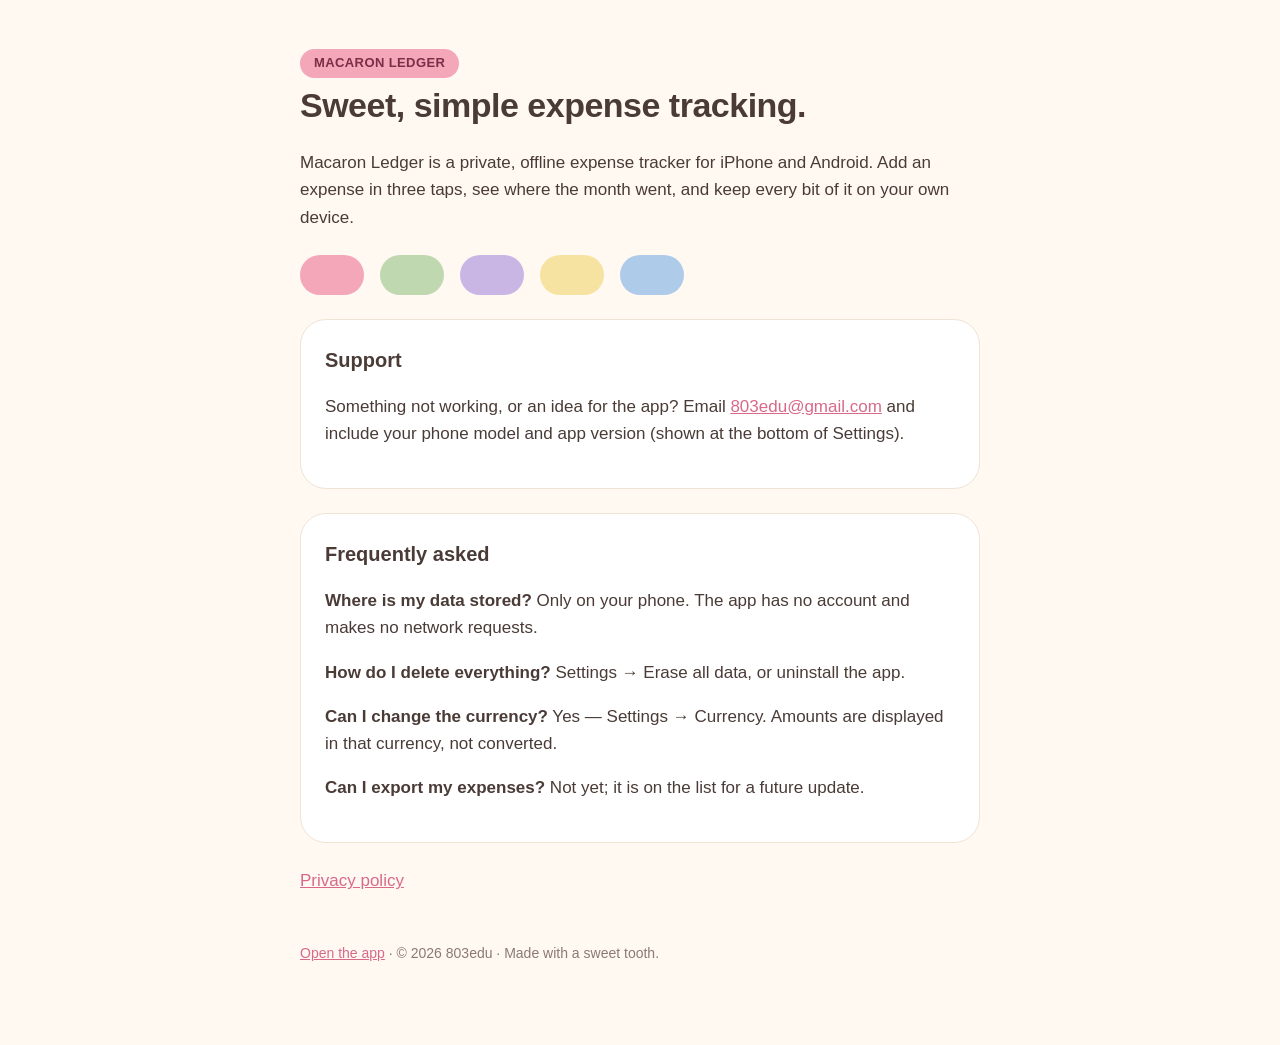
<file: about/index.html>
<!doctype html>
<html lang="en"><head><meta charset="utf-8"><meta name="viewport" content="width=device-width,initial-scale=1">
<title>Macaron Ledger</title>
<style>
body{margin:0;background:#FFF9F2;color:#4A3B36;font:17px/1.6 -apple-system,BlinkMacSystemFont,"Segoe UI",Roboto,sans-serif}
main{max-width:680px;margin:0 auto;padding:48px 20px 80px}
h1{font-size:34px;letter-spacing:-.5px;margin:0 0 8px}h2{font-size:20px;margin:32px 0 8px}
a{color:#D8698A}.pill{display:inline-block;background:#F4A7B9;color:#7A2E47;border-radius:999px;padding:4px 14px;font-size:13px;font-weight:700;letter-spacing:.4px;text-transform:uppercase}
.card{background:#fff;border:1px solid #EFE4D6;border-radius:26px;padding:24px;margin:24px 0}
.mac{display:flex;gap:16px;margin:24px 0}.mac span{width:64px;height:40px;border-radius:32px;position:relative;display:block}
.mac span::after{content:"";position:absolute;left:8%;right:8%;top:42%;height:16%;border-radius:8px}
footer{color:#8B7A72;font-size:14px;margin-top:48px}
</style></head><body><main><span class="pill">Macaron Ledger</span>
<h1>Sweet, simple expense tracking.</h1>
<p>Macaron Ledger is a private, offline expense tracker for iPhone and Android. Add an expense in three taps, see where the month went, and keep every bit of it on your own device.</p>
<div class="mac">
<span style="background:#F4A7B9"></span><span style="background:#BFD8B0"></span><span style="background:#C9B6E4"></span><span style="background:#F7E3A1"></span><span style="background:#AFCBEA"></span>
</div>
<div class="card"><h2 style="margin-top:0">Support</h2>
<p>Something not working, or an idea for the app? Email <a href="mailto:803edu@gmail.com?subject=Macaron%20Ledger">803edu@gmail.com</a> and include your phone model and app version (shown at the bottom of Settings).</p></div>
<div class="card"><h2 style="margin-top:0">Frequently asked</h2>
<p><strong>Where is my data stored?</strong> Only on your phone. The app has no account and makes no network requests.</p>
<p><strong>How do I delete everything?</strong> Settings → Erase all data, or uninstall the app.</p>
<p><strong>Can I change the currency?</strong> Yes — Settings → Currency. Amounts are displayed in that currency, not converted.</p>
<p><strong>Can I export my expenses?</strong> Not yet; it is on the list for a future update.</p></div>
<p><a href="../privacy/">Privacy policy</a></p>
<footer><a href="../">Open the app</a> · © 2026 803edu · Made with a sweet tooth.</footer></main></body></html>
</file>
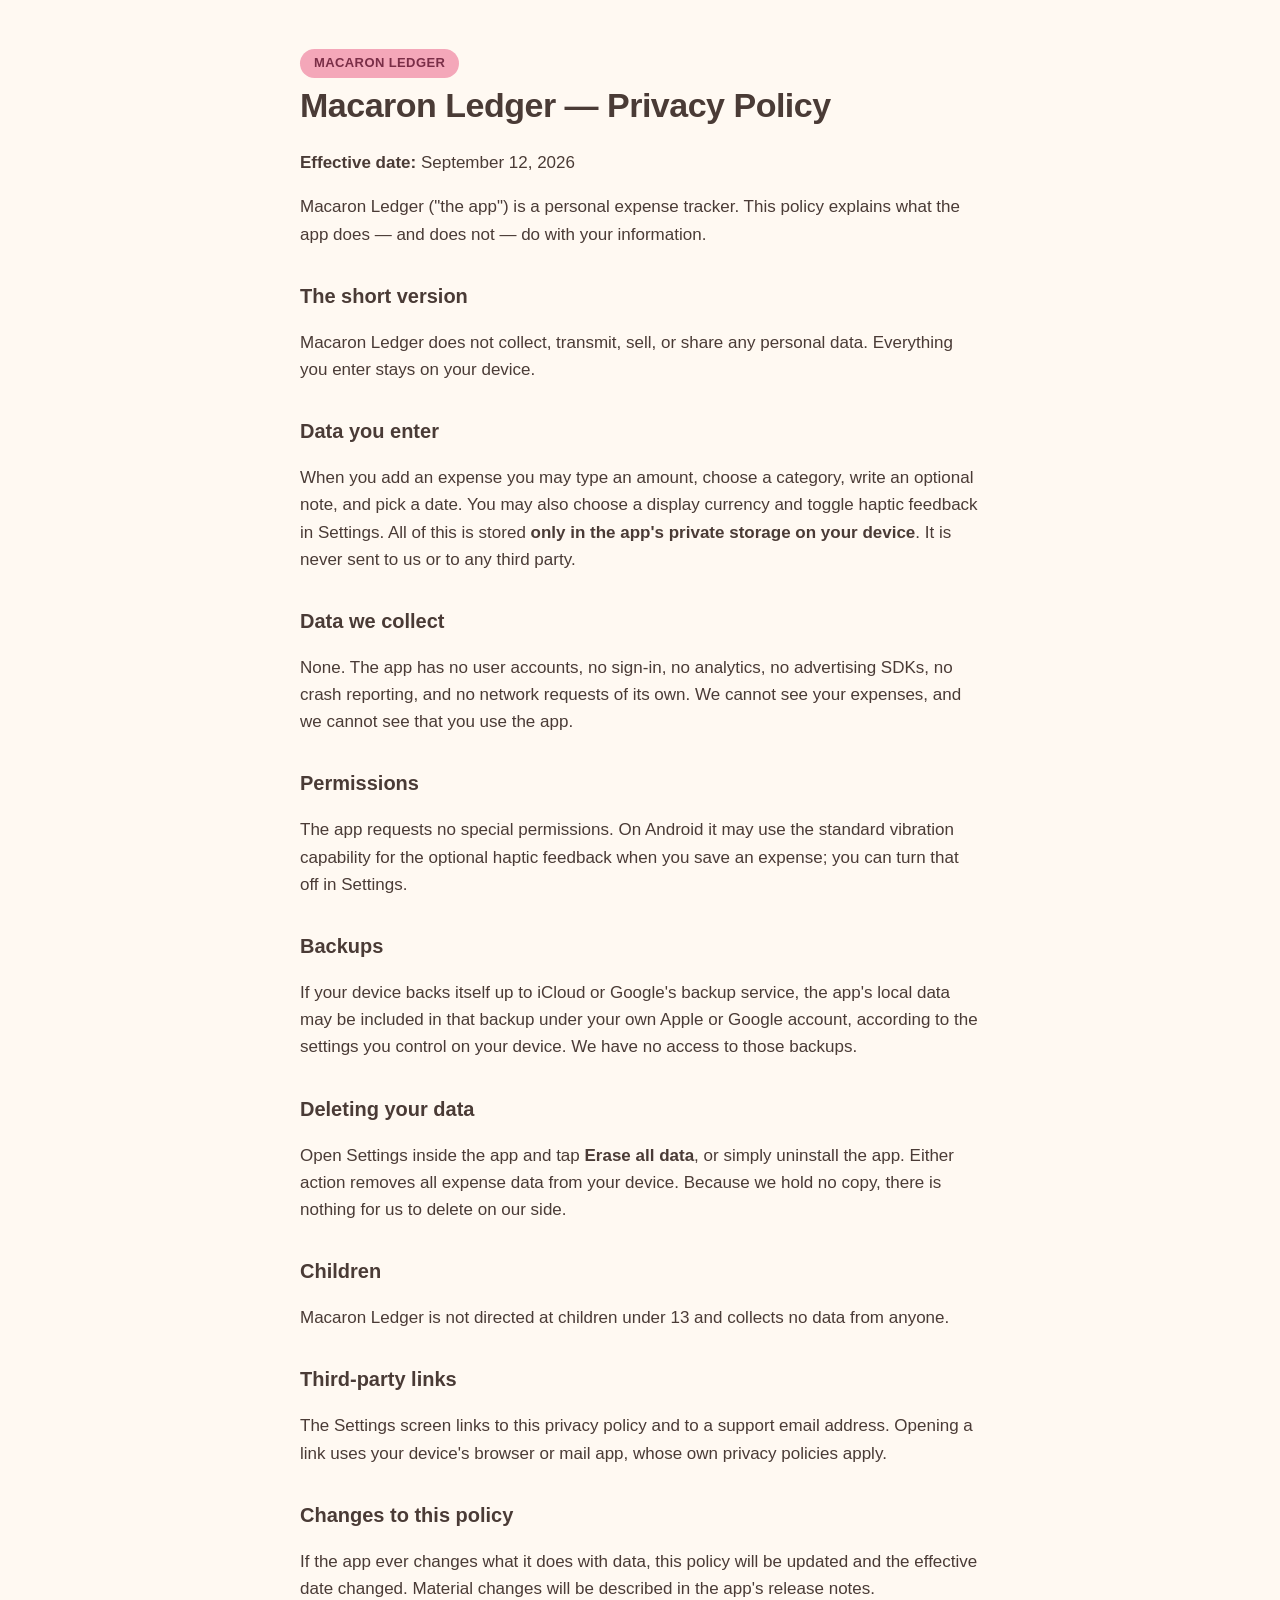
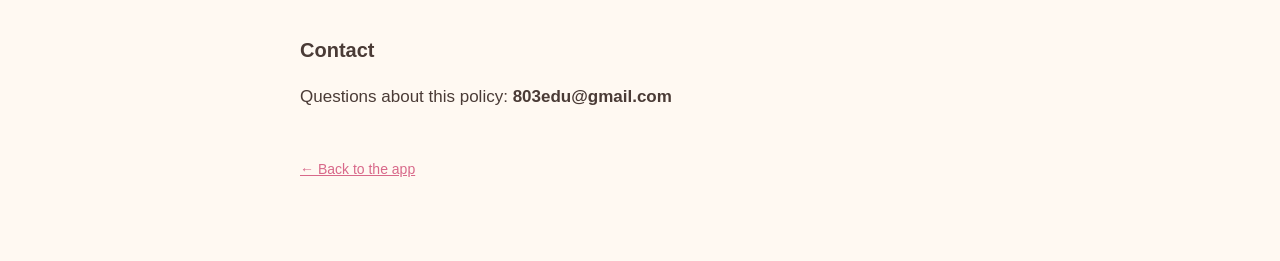
<file: privacy/index.html>
<!doctype html>
<html lang="en"><head><meta charset="utf-8"><meta name="viewport" content="width=device-width,initial-scale=1">
<title>Macaron Ledger — Privacy Policy</title>
<style>
body{margin:0;background:#FFF9F2;color:#4A3B36;font:17px/1.6 -apple-system,BlinkMacSystemFont,"Segoe UI",Roboto,sans-serif}
main{max-width:680px;margin:0 auto;padding:48px 20px 80px}
h1{font-size:34px;letter-spacing:-.5px;margin:0 0 8px}h2{font-size:20px;margin:32px 0 8px}
a{color:#D8698A}.pill{display:inline-block;background:#F4A7B9;color:#7A2E47;border-radius:999px;padding:4px 14px;font-size:13px;font-weight:700;letter-spacing:.4px;text-transform:uppercase}
.card{background:#fff;border:1px solid #EFE4D6;border-radius:26px;padding:24px;margin:24px 0}
.mac{display:flex;gap:16px;margin:24px 0}.mac span{width:64px;height:40px;border-radius:32px;position:relative;display:block}
.mac span::after{content:"";position:absolute;left:8%;right:8%;top:42%;height:16%;border-radius:8px}
footer{color:#8B7A72;font-size:14px;margin-top:48px}
</style></head><body><main><span class="pill">Macaron Ledger</span>
<h1>Macaron Ledger — Privacy Policy</h1>

<p><strong>Effective date:</strong> September 12, 2026</p>

<p>Macaron Ledger (&quot;the app&quot;) is a personal expense tracker. This policy explains what the app does — and does not — do with your information.</p>

<h2>The short version</h2>

<p>Macaron Ledger does not collect, transmit, sell, or share any personal data. Everything you enter stays on your device.</p>

<h2>Data you enter</h2>

<p>When you add an expense you may type an amount, choose a category, write an optional note, and pick a date. You may also choose a display currency and toggle haptic feedback in Settings. All of this is stored <strong>only in the app&#x27;s private storage on your device</strong>. It is never sent to us or to any third party.</p>

<h2>Data we collect</h2>

<p>None. The app has no user accounts, no sign-in, no analytics, no advertising SDKs, no crash reporting, and no network requests of its own. We cannot see your expenses, and we cannot see that you use the app.</p>

<h2>Permissions</h2>

<p>The app requests no special permissions. On Android it may use the standard vibration capability for the optional haptic feedback when you save an expense; you can turn that off in Settings.</p>

<h2>Backups</h2>

<p>If your device backs itself up to iCloud or Google&#x27;s backup service, the app&#x27;s local data may be included in that backup under your own Apple or Google account, according to the settings you control on your device. We have no access to those backups.</p>

<h2>Deleting your data</h2>

<p>Open Settings inside the app and tap <strong>Erase all data</strong>, or simply uninstall the app. Either action removes all expense data from your device. Because we hold no copy, there is nothing for us to delete on our side.</p>

<h2>Children</h2>

<p>Macaron Ledger is not directed at children under 13 and collects no data from anyone.</p>

<h2>Third-party links</h2>

<p>The Settings screen links to this privacy policy and to a support email address. Opening a link uses your device&#x27;s browser or mail app, whose own privacy policies apply.</p>

<h2>Changes to this policy</h2>

<p>If the app ever changes what it does with data, this policy will be updated and the effective date changed. Material changes will be described in the app&#x27;s release notes.</p>

<h2>Contact</h2>

<p>Questions about this policy: <strong>803edu@gmail.com</strong></p>
<footer><a href="../">← Back to the app</a></footer></main></body></html>
</file>
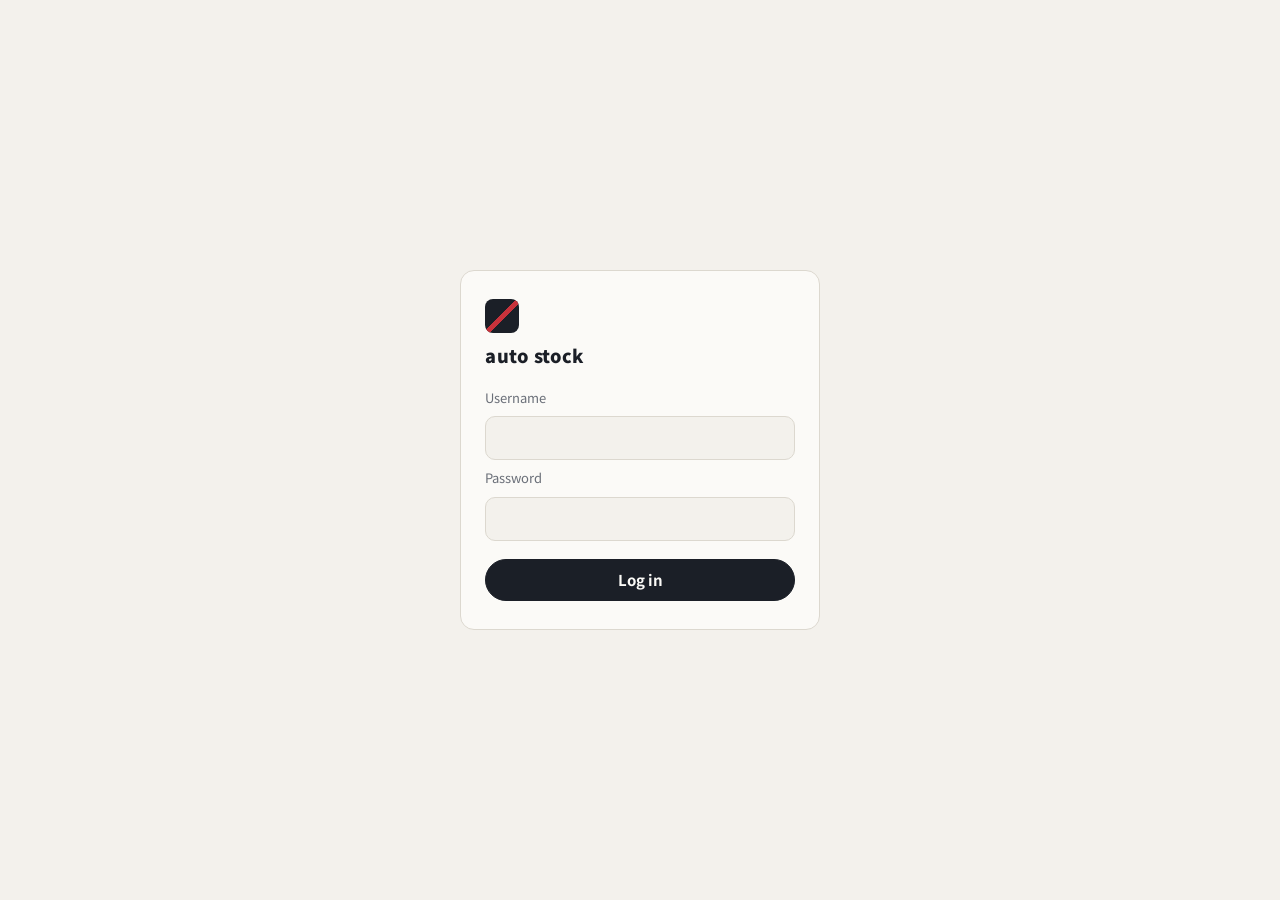
<file: stock/index.html>
<!DOCTYPE html>
<html lang="zh-Hant-TW">
<head>
<meta charset="utf-8">
<meta name="viewport" content="width=device-width, initial-scale=1, viewport-fit=cover">
<title>auto stock</title>
<meta name="description" content="每日自動更新：營收＋季線＋外資選股、PTT 恐懼貪婪指數、三大法人與融資籌碼、法說會閃避詞分析。">
<meta name="theme-color" content="#f3f1ec" media="(prefers-color-scheme: light)">
<meta name="theme-color" content="#11151c" media="(prefers-color-scheme: dark)">
<link rel="preconnect" href="https://fonts.googleapis.com">
<link rel="preconnect" href="https://fonts.gstatic.com" crossorigin>
<link rel="stylesheet" href="https://fonts.googleapis.com/css2?family=IBM+Plex+Mono:wght@400;500;600&family=Noto+Sans+TC:wght@400;500;700;900&display=swap">
<link rel="stylesheet" href="style.css">
<link rel="icon" href="data:image/svg+xml,%3Csvg xmlns='http://www.w3.org/2000/svg' viewBox='0 0 32 32'%3E%3Crect width='32' height='32' rx='7' fill='%2311151c'/%3E%3Cpath d='M5 22l6-7 5 4 9-10' stroke='%23e0484f' stroke-width='3.2' fill='none' stroke-linecap='round' stroke-linejoin='round'/%3E%3C/svg%3E">
</head>
<body>
<div id="gate" class="gate">
  <form id="gate-form" class="gate-card" autocomplete="on">
    <span class="mark" aria-hidden="true"></span>
    <h1>auto stock</h1>
    <label for="gate-user">Username</label>
    <input id="gate-user" autocapitalize="none" autocorrect="off" spellcheck="false" name="username" autocomplete="username" required>
    <label for="gate-pass">Password</label>
    <input id="gate-pass" name="password" type="password" autocomplete="current-password" required>
    <p id="gate-err" class="gate-err" hidden>Wrong username or password. Please try again.</p>
    <button class="btn primary" type="submit">Log in</button>
  </form>
</div>
<div id="pw-modal" class="modal" hidden>
  <form id="pw-form" class="gate-card" role="dialog" aria-modal="true" aria-labelledby="pw-title">
    <h2 id="pw-title">修改帳號密碼</h2>
    <label for="pw-curuser">目前帳號</label>
    <input id="pw-curuser" autocapitalize="none" autocorrect="off" spellcheck="false" autocomplete="username" required>
    <label for="pw-cur">目前密碼</label>
    <input id="pw-cur" type="password" autocomplete="current-password" required>
    <label for="pw-user">新帳號</label>
    <input id="pw-user" autocapitalize="none" autocorrect="off" spellcheck="false" autocomplete="username" required>
    <label for="pw-new">新密碼</label>
    <input id="pw-new" type="password" autocomplete="new-password" required>
    <label for="pw-new2">再輸入一次新密碼</label>
    <input id="pw-new2" type="password" autocomplete="new-password" required>
    <p id="pw-msg" class="gate-err" hidden></p>
    <div class="modal-actions">
      <button type="button" class="btn" id="pw-cancel">取消</button>
      <button type="submit" class="btn primary" id="pw-save">儲存</button>
    </div>
  </form>
</div>
<header class="top">
  <div class="wrap top-in">
    <div class="brand">
      <span class="mark" aria-hidden="true"></span>
      <div>
        <h1>auto stock</h1>
        <p class="sub" id="meta-line">載入中…</p>
      </div>
    </div>
    <nav class="tabs" role="tablist" aria-label="功能">
      <a href="#screener" role="tab" data-tab="screener">選股</a>
      <a href="#forecast" role="tab" data-tab="forecast">預測</a>
      <a href="#sentiment" role="tab" data-tab="sentiment">PTT 情緒</a>
      <a href="#chips" role="tab" data-tab="chips">籌碼</a>
      <a href="#transcript" role="tab" data-tab="transcript">法說會</a>
    </nav>
    <div class="acct">
      <button type="button" class="btn small" id="pw-open">修改密碼</button>
      <button type="button" class="btn small ghost" id="logout">登出</button>
    </div>
  </div>
</header>

<main class="wrap">
  <div id="notice" class="notice" hidden></div>

  <!-- ============ 選股 ============ -->
  <section id="tab-screener" class="tab" hidden>
    <div class="headline">
      <div>
        <h2>營收動能 × 季線 × 外資</h2>
        <p class="lede" id="scr-lede">月營收年增率連續正成長、股價站上季線（60 日均線），可再疊加外資近五日買超。</p>
      </div>
      <div class="funnel" id="scr-funnel"></div>
    </div>
    <div class="controls">
      <label class="chk"><input type="checkbox" id="f-rev" checked> 營收連 <b id="rev-n">3</b> 個月 YoY &gt; 0</label>
      <label class="chk"><input type="checkbox" id="f-ma" checked> 站上季線</label>
      <label class="chk"><input type="checkbox" id="f-fi"> 外資近五日買超</label>
      <label class="num">20 日均量 ≥ <input type="number" id="f-vol" value="0" min="0" step="100" inputmode="numeric"> 張</label>
      <input type="search" id="f-q" placeholder="搜尋代號、名稱、產業" aria-label="搜尋">
    </div>
    <div class="table-box">
      <table class="grid" id="scr-table">
        <thead></thead>
        <tbody></tbody>
      </table>
    </div>
    <p class="foot-note" id="scr-note"></p>
  </section>

  <!-- ============ 預測 ============ -->
  <section id="tab-forecast" class="tab" hidden>
    <div class="headline">
      <div>
        <h2>消息面 × 籌碼面 × 技術面</h2>
        <p class="lede" id="fc-lede">三個面向各自打分（−100 到 +100），加權成綜合分數，預測未來 5 個交易日的漲跌，並用歷史資料驗證勝率。</p>
      </div>
    </div>

    <div class="verify" id="fc-verify"></div>

    <div class="controls">
      <div class="seg" role="group" aria-label="預測篩選">
        <button type="button" class="seg-b" data-call="all" aria-pressed="true">全部</button>
        <button type="button" class="seg-b" data-call="1" aria-pressed="false">看漲</button>
        <button type="button" class="seg-b" data-call="-1" aria-pressed="false">看跌</button>
      </div>
      <input type="search" id="fc-q" placeholder="搜尋代號或名稱" aria-label="搜尋預測">
    </div>
    <div class="table-box">
      <table class="grid" id="fc-table">
        <thead><tr><th>代號</th><th>名稱</th><th class="r">收盤</th><th>消息面</th><th>籌碼面</th><th>技術面</th><th>短線反轉</th><th class="r">綜合</th><th>預測</th><th>理由</th></tr></thead>
        <tbody></tbody>
      </table>
    </div>
    <details class="method">
      <summary>怎麼算的</summary>
      <p><b>消息面</b>：最新月營收年增率、營收成長是否加速、是否連 3 個月正成長，加上 PTT 對這檔的討論情緒。月營收在次月 11 日後才計入，避免用到當時還沒公布的資料。</p>
      <p><b>籌碼面</b>：外資、投信近 5 日買賣超占成交量的比例、外資連續買賣天數、融資 5 日增減（散戶融資大增視為偏空）。</p>
      <p><b>技術面</b>：距季線遠近、20 日線與季線的多空排列、20 日漲跌幅、20 日線斜率。</p>
      <p><b>短線反轉</b>：近 5 日、20 日跌越多、RSI 越低分數越高（短線超跌可能反彈），漲越多分數越低。</p>
      <p><b>四種模型</b>事先寫好權重：原始（消息 25% + 籌碼 35% + 技術 40%）、籌碼＋消息＋短線反轉、消息＋短線反轉、純短線反轉。綜合 ≥ +20 為看漲、≤ −20 為看跌。</p>
      <p><b>公平驗證</b>：歷史資料切成前後兩半。前半段用來設計，後半段完全不拿來挑模型，只用來對答案。只有前後兩段都贏過隨機挑股的模型才會被採用；都沒有的話就用原始模型，並清楚標示「目前沒有可靠模型」。</p>
      <p><b>勝率</b>：看漲後 5 個交易日收盤比當天高算贏，看跌則是收盤比當天低算贏。一定要和「隨機挑股」的上漲比例比較，才知道有沒有比亂猜好。</p>
    </details>
  </section>

  <!-- ============ PTT 情緒 ============ -->
  <section id="tab-sentiment" class="tab" hidden>
    <div class="sent-top">
      <div class="gauge-card" id="gauge"></div>
      <div class="chart-card">
        <div class="card-h"><h3>恐懼貪婪指數走勢</h3><span class="legend"><i class="lg-idx"></i>指數 <i class="lg-tx"></i>加權指數</span></div>
        <div id="sent-chart" class="chart"></div>
      </div>
    </div>
    <div class="cols3">
      <div class="panel"><h3>貪婪詞</h3><div id="w-greed" class="words"></div></div>
      <div class="panel"><h3>恐慌詞</h3><div id="w-fear" class="words"></div></div>
      <div class="panel"><h3>熱門文章</h3><ol id="hot" class="hot"></ol></div>
    </div>
    <div class="panel">
      <h3>今日被討論的個股</h3>
      <div class="table-box"><table class="grid" id="ptt-stocks"><thead><tr><th>代號</th><th>名稱</th><th class="r">篇數</th><th class="r">推</th><th class="r">噓</th><th class="r">情緒</th><th>文章</th></tr></thead><tbody></tbody></table></div>
    </div>
    <details class="method">
      <summary>指數怎麼算</summary>
      <p>每天抓 PTT Stock 板當日所有文章與推文，用台股專屬詞庫打分：「歐印、睡飽數錢、飛向宇宙」等加貪婪分，「畢業、公園排隊、塊陶、丸子」等加恐慌分。文章本文的分數乘上推噓比權重（推多的文章算多、被噓爆的算少）。指數 = 貪婪分 ÷（貪婪分＋恐慌分）× 100，50 為中性。累積滿 20 天後，同時參考歷史百分位判斷極端值。</p>
      <p>讀法是<b>反向</b>：極度貪婪通常是短線過熱，極度恐慌反而接近恐慌底部。</p>
    </details>
  </section>

  <!-- ============ 籌碼 ============ -->
  <section id="tab-chips" class="tab" hidden>
    <div class="headline">
      <div>
        <h2>三大法人 × 融資</h2>
        <p class="lede">近十個交易日買賣超與融資餘額變化。<span class="tag red">紅</span> 融資單日暴增 ≥<b id="red-pct">20</b>% 且外資同天賣超；<span class="tag warn">橘</span> 融資異常增加（高於過去 60 日平均 2 個標準差）且外資賣超。</p>
      </div>
    </div>
    <div class="chip-layout">
      <div class="chip-list" id="chip-list"></div>
      <div class="chip-detail" id="chip-detail"></div>
    </div>
  </section>

  <!-- ============ 法說會 ============ -->
  <section id="tab-transcript" class="tab" hidden>
    <div class="headline">
      <div>
        <h2>法說會閃避詞分析</h2>
        <p class="lede">貼上同一家公司兩季的法說會逐字稿，比較閃避詞頻率、各主題回答長度，並列出分析師問了但管理層沒正面回答的問題。全部在你的瀏覽器裡計算，不會上傳。</p>
      </div>
    </div>
    <div class="tx-inputs">
      <div class="tx-col">
        <div class="tx-h"><label for="tx-prev">上一季逐字稿</label><label class="file">讀取 .txt<input type="file" accept=".txt,text/plain" data-target="tx-prev"></label></div>
        <textarea id="tx-prev" rows="10" placeholder="貼上上一季的逐字稿…"></textarea>
      </div>
      <div class="tx-col">
        <div class="tx-h"><label for="tx-cur">本季逐字稿</label><label class="file">讀取 .txt<input type="file" accept=".txt,text/plain" data-target="tx-cur"></label></div>
        <textarea id="tx-cur" rows="10" placeholder="貼上本季的逐字稿…"></textarea>
      </div>
    </div>
    <details class="method">
      <summary>調整詞庫</summary>
      <div class="lex-grid">
        <label>閃避詞（逗號分隔）<textarea id="lex-evasive" rows="3"></textarea></label>
        <label>語氣詞<textarea id="lex-tone" rows="3"></textarea></label>
        <label>主題<textarea id="lex-topic" rows="3"></textarea></label>
      </div>
    </details>
    <div class="tx-actions">
      <button id="tx-run" class="btn primary" type="button">分析</button>
      <button id="tx-sample" class="btn" type="button">載入範例</button>
      <span class="hint">問題段落判斷：以「Q／問／分析師」開頭或含問號的段落；其後到下一個問題前視為回答。</span>
    </div>
    <div id="tx-out"></div>
  </section>
</main>

<footer class="wrap foot">
  <p>資料來源：臺灣證券交易所、證券櫃檯買賣中心、公開資訊觀測站、PTT Stock 板。每個交易日晚上與早上自動更新。結果同步存到 Google 雲端硬碟。</p>
  <p>本頁為個人研究工具，不構成投資建議。</p>
</footer>

<script src="app.js"></script>
</body>
</html>
</file>
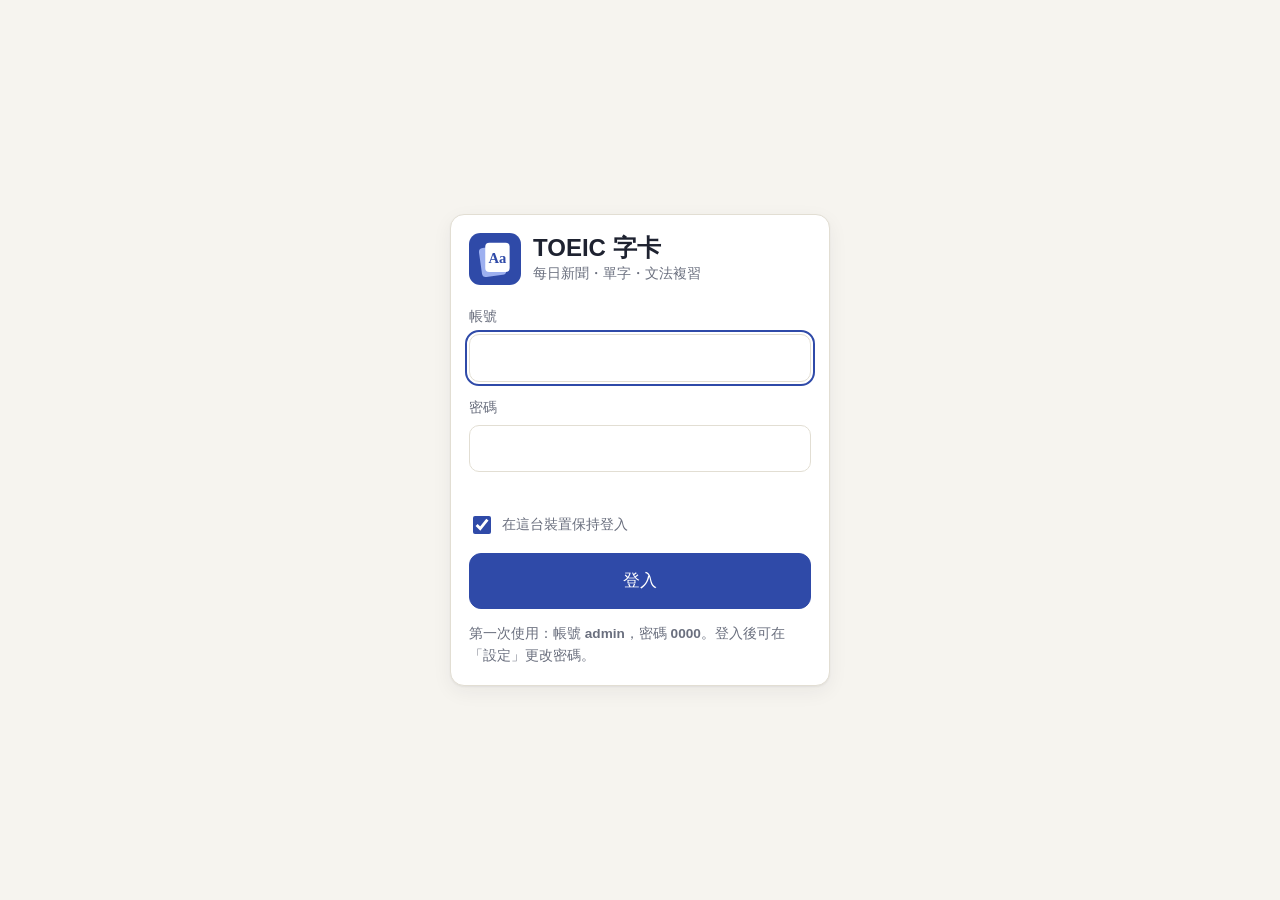
<file: words/index.html>
<!doctype html>
<html lang="zh-Hant">
<head>
  <meta charset="utf-8" />
  <meta name="viewport" content="width=device-width, initial-scale=1, viewport-fit=cover" />
  <title>TOEIC 字卡</title>
  <meta name="description" content="每日新聞閱讀、單字卡、文法與片語複習" />
  <meta name="theme-color" content="#F6F4EF" media="(prefers-color-scheme: light)" />
  <meta name="theme-color" content="#16181D" media="(prefers-color-scheme: dark)" />
  <meta name="robots" content="noindex" />
  <link rel="manifest" href="manifest.webmanifest" />
  <link rel="icon" href="icon.svg" type="image/svg+xml" />
  <link rel="apple-touch-icon" href="icon.svg" />
  <meta name="apple-mobile-web-app-capable" content="yes" />
  <meta name="apple-mobile-web-app-title" content="TOEIC 字卡" />
  <link rel="stylesheet" href="style.css?v=4" />
</head>
<body>
  <div id="app" aria-live="polite"></div>
  <div id="toast" role="status"></div>
  <noscript>這個網頁需要開啟 JavaScript。</noscript>
  <script src="app.js?v=4"></script>
</body>
</html>
</file>
<file: stock/style.css>
/* Layout: sticky ticker-style header with tabs; each tab is a dense, scan-first work surface.
   Taiwan convention: red = up / buy, green = down / sell. */
:root {
  --bg: #f3f1ec;
  --surface: #fbfaf7;
  --line: #dcd8cf;
  --line-soft: #e8e5de;
  --fg: #1b1f27;
  --muted: #6a6f78;
  --accent: #2a4fa8;      /* ink blue: links, active tab, index line */
  --accent-soft: #e2e8f6;
  --up: #c8323b;          /* 漲 / 買超 */
  --up-soft: #f8e1e2;
  --down: #17804a;        /* 跌 / 賣超 */
  --down-soft: #dcefe4;
  --warn: #b8660e;
  --warn-soft: #f7e8d6;
  --greed: #c8323b;
  --fear: #2a6fb8;
  --taiex: #8a8f98;
  --font-text: "Noto Sans TC", "PingFang TC", "Microsoft JhengHei", system-ui, sans-serif;
  --font-num: "IBM Plex Mono", ui-monospace, "SFMono-Regular", Menlo, monospace;
  --r: 10px;
  color-scheme: light;
}
@media (prefers-color-scheme: dark) {
  :root:not([data-theme="light"]) {
    --bg: #11151c; --surface: #171c25; --line: #2a313d; --line-soft: #212733;
    --fg: #e6e8ec; --muted: #9097a3; --accent: #8fb0ff; --accent-soft: #1f2a44;
    --up: #ff6b72; --up-soft: #3a1d22; --down: #43c486; --down-soft: #15322a;
    --warn: #f0a64a; --warn-soft: #3a2a14; --greed: #ff6b72; --fear: #6fa8ff; --taiex: #6b7380;
    color-scheme: dark;
  }
}
:root[data-theme="dark"] {
  --bg: #11151c; --surface: #171c25; --line: #2a313d; --line-soft: #212733;
  --fg: #e6e8ec; --muted: #9097a3; --accent: #8fb0ff; --accent-soft: #1f2a44;
  --up: #ff6b72; --up-soft: #3a1d22; --down: #43c486; --down-soft: #15322a;
  --warn: #f0a64a; --warn-soft: #3a2a14; --greed: #ff6b72; --fear: #6fa8ff; --taiex: #6b7380;
  color-scheme: dark;
}

* { box-sizing: border-box; }
[hidden] { display: none !important; }
html { -webkit-text-size-adjust: 100%; }
body {
  margin: 0; background: var(--bg); color: var(--fg);
  font: 15px/1.6 var(--font-text);
  padding-bottom: env(safe-area-inset-bottom, 0px);
}
body::before { content: ""; position: fixed; inset: 0 0 auto; height: env(safe-area-inset-top, 0px); background: var(--surface); z-index: 30; }
a { color: var(--accent); text-decoration: none; }
a:hover { text-decoration: underline; }
:focus-visible { outline: 2px solid var(--accent); outline-offset: 2px; border-radius: 4px; }
h1, h2, h3 { margin: 0; text-wrap: balance; }
.wrap { max-width: 1240px; margin: 0 auto; padding-left: max(16px, env(safe-area-inset-left, 0px)); padding-right: max(16px, env(safe-area-inset-right, 0px)); }
.num, .n { font-family: var(--font-num); font-variant-numeric: tabular-nums; }

/* ---------- header */
.top { position: sticky; top: env(safe-area-inset-top, 0px); z-index: 20; background: var(--surface); border-bottom: 1px solid var(--line); }
.top-in { display: flex; align-items: center; justify-content: space-between; gap: 12px 24px; flex-wrap: wrap; padding-block: 10px; }
.brand { display: flex; align-items: center; gap: 12px; min-width: 0; }
.mark { width: 34px; height: 34px; border-radius: 8px; flex: none; background: var(--fg);
  -webkit-mask: none; position: relative; overflow: hidden; }
.mark::after { content: ""; position: absolute; inset: 0;
  background: linear-gradient(135deg, transparent 0 46%, var(--up) 46% 56%, transparent 56%) ; }
h1 { font-size: 18px; font-weight: 900; letter-spacing: .04em; }
.sub { margin: 0; font-size: 12px; color: var(--muted); font-family: var(--font-num); }
.tabs { display: flex; gap: 4px; overflow-x: auto; scrollbar-width: none; }
.tabs a { padding: 7px 14px; border-radius: 999px; color: var(--muted); font-weight: 500; white-space: nowrap; }
.tabs a:hover { text-decoration: none; color: var(--fg); background: var(--line-soft); }
.tabs a[aria-selected="true"] { color: var(--surface); background: var(--fg); }

main { padding-block: 20px 8px; }
.tab { display: grid; gap: 18px; }
.notice { padding: 10px 14px; border-radius: var(--r); background: var(--warn-soft); color: var(--warn); font-size: 13px; margin-bottom: 14px; }

.headline { display: flex; justify-content: space-between; align-items: flex-end; gap: 16px; flex-wrap: wrap; }
.headline > div:first-child { min-width: 0; flex: 1 1 420px; }
h2 { font-size: 24px; font-weight: 900; letter-spacing: .02em; }
.lede { margin: 4px 0 0; color: var(--muted); max-width: 70ch; font-size: 14px; }
h3 { font-size: 13px; font-weight: 700; letter-spacing: .08em; color: var(--muted); }

/* ---------- funnel (選股 count) */
.funnel { display: flex; align-items: stretch; gap: 0; border: 1px solid var(--line); border-radius: var(--r); background: var(--surface); overflow: hidden; }
.funnel div { padding: 8px 14px; border-right: 1px solid var(--line-soft); min-width: 92px; }
.funnel div:last-child { border-right: 0; background: var(--accent-soft); }
.funnel b { display: block; font-family: var(--font-num); font-size: 22px; line-height: 1.2; }
.funnel span { font-size: 11px; color: var(--muted); letter-spacing: .04em; }

/* ---------- controls */
.controls { display: flex; flex-wrap: wrap; gap: 8px 10px; align-items: center; }
.chk, .controls .num { display: inline-flex; align-items: center; gap: 6px; padding: 6px 12px; border: 1px solid var(--line); border-radius: 999px; background: var(--surface); font-size: 14px; cursor: pointer; font-family: var(--font-text); }
.chk input { accent-color: var(--accent); width: 16px; height: 16px; margin: 0; }
.chk:has(input:checked) { border-color: var(--accent); background: var(--accent-soft); }
.controls .num input { width: 72px; font: inherit; font-family: var(--font-num); border: 0; border-bottom: 1px solid var(--line); background: transparent; color: var(--fg); padding: 0 2px; }
#f-q { flex: 1 1 200px; min-width: 0; font: inherit; padding: 7px 14px; border: 1px solid var(--line); border-radius: 999px; background: var(--surface); color: var(--fg); }

/* ---------- tables */
.table-box { overflow-x: auto; border: 1px solid var(--line); border-radius: var(--r); background: var(--surface); }
table.grid { width: 100%; border-collapse: collapse; font-size: 14px; }
.grid th, .grid td { padding: 8px 10px; text-align: left; white-space: nowrap; border-bottom: 1px solid var(--line-soft); }
.grid thead th { position: sticky; top: 0; background: var(--surface); font-size: 12px; font-weight: 500; color: var(--muted); letter-spacing: .04em; border-bottom: 1px solid var(--line); }
.grid th[data-k] { cursor: pointer; user-select: none; }
.grid th[data-k]:hover { color: var(--fg); }
.grid th.sorted::after { content: " ↓"; color: var(--accent); }
.grid th.sorted.asc::after { content: " ↑"; }
.grid .r { text-align: right; }
.grid td.r, .grid td.n { font-family: var(--font-num); font-variant-numeric: tabular-nums; }
.grid tbody tr:hover { background: var(--line-soft); }
.grid tbody tr:last-child td { border-bottom: 0; }
.code { font-family: var(--font-num); font-weight: 600; }
.up { color: var(--up); } .down { color: var(--down); } .mut { color: var(--muted); }
.yoys { display: inline-flex; gap: 3px; vertical-align: middle; }
.yoys i { display: inline-block; font-style: normal; font-family: var(--font-num); font-size: 12px; padding: 1px 5px; border-radius: 4px; min-width: 46px; text-align: right; }
.yoys i.p { background: var(--up-soft); color: var(--up); }
.yoys i.m { background: var(--down-soft); color: var(--down); }
.yoys i.na { color: var(--muted); background: var(--line-soft); }
.foot-note { margin: 0; font-size: 12px; color: var(--muted); }
.empty { padding: 28px; text-align: center; color: var(--muted); }

/* ---------- sentiment */
.sent-top { display: grid; grid-template-columns: minmax(0, 320px) minmax(0, 1fr); gap: 16px; }
.gauge-card, .chart-card, .panel { background: var(--surface); border: 1px solid var(--line); border-radius: var(--r); padding: 16px; min-width: 0; }
.gauge-card { display: grid; gap: 10px; align-content: start; }
.g-num { font-family: var(--font-num); font-size: 64px; font-weight: 600; line-height: 1; letter-spacing: -.02em; }
.g-scale { position: relative; height: 10px; border-radius: 999px; background: linear-gradient(90deg, var(--fear), var(--line) 50%, var(--greed)); }
.g-scale i { position: absolute; top: -5px; width: 4px; height: 20px; border-radius: 2px; background: var(--fg); transform: translateX(-2px); box-shadow: 0 0 0 2px var(--surface); }
.g-ticks { display: flex; justify-content: space-between; font-size: 11px; color: var(--muted); font-family: var(--font-num); }
.zone { display: inline-block; padding: 3px 10px; border-radius: 999px; font-size: 13px; font-weight: 700; justify-self: start; }
.zone.extreme_greed, .zone.greed { background: var(--up-soft); color: var(--up); }
.zone.extreme_fear, .zone.fear { background: var(--accent-soft); color: var(--fear); }
.zone.neutral, .zone.unknown { background: var(--line-soft); color: var(--muted); }
.g-read { margin: 0; font-size: 14px; }
.g-meta { margin: 0; font-size: 12px; color: var(--muted); font-family: var(--font-num); }
.card-h { display: flex; justify-content: space-between; align-items: baseline; gap: 10px; flex-wrap: wrap; margin-bottom: 8px; }
.legend { font-size: 12px; color: var(--muted); display: inline-flex; gap: 6px; align-items: center; }
.legend i { display: inline-block; width: 14px; height: 3px; border-radius: 2px; }
.lg-idx { background: var(--accent); } .lg-tx { background: var(--taiex); margin-left: 8px; }
.chart svg { display: block; width: 100%; height: auto; }
.chart text { fill: var(--muted); font-family: var(--font-num); font-size: 11px; }
.cols3 { display: grid; grid-template-columns: repeat(3, minmax(0, 1fr)); gap: 16px; }
.panel h3 { margin-bottom: 10px; }
.words { display: flex; flex-wrap: wrap; gap: 6px; }
.words span { padding: 3px 10px; border-radius: 999px; font-size: 14px; background: var(--line-soft); }
.words span b { font-family: var(--font-num); font-weight: 500; font-size: 12px; margin-left: 4px; color: var(--muted); }
.words.g span { background: var(--up-soft); color: var(--up); }
.words.f span { background: var(--accent-soft); color: var(--fear); }
.hot { margin: 0; padding-left: 20px; display: grid; gap: 6px; font-size: 14px; }
.hot li { min-width: 0; }
.hot a { color: var(--fg); display: block; overflow: hidden; text-overflow: ellipsis; white-space: nowrap; }
.hot .pb { font-family: var(--font-num); font-size: 12px; color: var(--muted); }
.method { background: var(--surface); border: 1px solid var(--line); border-radius: var(--r); padding: 12px 16px; font-size: 14px; }
.method summary { cursor: pointer; font-weight: 700; }
.method p { max-width: 75ch; color: var(--muted); }

/* ---------- chips */
.chip-layout { display: grid; grid-template-columns: minmax(0, 340px) minmax(0, 1fr); gap: 16px; align-items: start; }
.chip-list { display: grid; gap: 6px; max-height: 78vh; overflow-y: auto; padding-right: 2px; }
.chip-item { display: grid; grid-template-columns: 1fr auto; gap: 2px 10px; padding: 10px 12px; border: 1px solid var(--line); border-radius: var(--r); background: var(--surface); cursor: pointer; text-align: left; font: inherit; color: inherit; width: 100%; }
.chip-item:hover { border-color: var(--muted); }
.chip-item[aria-current="true"] { border-color: var(--accent); box-shadow: inset 3px 0 0 var(--accent); }
.chip-item .nm { font-weight: 700; min-width: 0; overflow: hidden; text-overflow: ellipsis; white-space: nowrap; }
.chip-item .nm .code { margin-right: 6px; }
.chip-item .meta { font-size: 12px; color: var(--muted); display: flex; gap: 8px; flex-wrap: wrap; align-items: center; }
.chip-item svg { grid-row: span 2; align-self: center; }
.tag { display: inline-block; padding: 0 7px; border-radius: 4px; font-size: 11px; font-weight: 700; line-height: 18px; }
.tag.red { background: var(--up); color: var(--surface); }
.tag.warn { background: var(--warn); color: var(--surface); }
.tag.src { background: var(--line-soft); color: var(--muted); font-weight: 500; }
.tag.streak { background: var(--up-soft); color: var(--up); }
.chip-detail { display: grid; gap: 14px; min-width: 0; }
.cd-head { display: flex; justify-content: space-between; align-items: flex-end; gap: 10px; flex-wrap: wrap; }
.cd-head h3 { font-size: 22px; color: var(--fg); letter-spacing: .02em; }
.stats { display: flex; gap: 0; border: 1px solid var(--line); border-radius: var(--r); background: var(--surface); flex-wrap: wrap; }
.stats div { padding: 8px 14px; border-right: 1px solid var(--line-soft); }
.stats div:last-child { border-right: 0; }
.stats b { display: block; font-family: var(--font-num); font-size: 18px; }
.stats span { font-size: 11px; color: var(--muted); }
tr.flag-red td { background: var(--up-soft); }
tr.flag-warn td { background: var(--warn-soft); }
.analog { background: var(--surface); border: 1px solid var(--line); border-radius: var(--r); padding: 12px 16px; display: grid; gap: 6px; }
.analog p { margin: 0; }
.analog .cases { display: flex; flex-wrap: wrap; gap: 6px; font-family: var(--font-num); font-size: 12px; }
.analog .cases span { padding: 2px 8px; border-radius: 4px; background: var(--line-soft); }

/* ---------- transcript */
.tx-inputs { display: grid; grid-template-columns: repeat(2, minmax(0, 1fr)); gap: 14px; }
.tx-col { display: grid; gap: 6px; min-width: 0; }
.tx-h { display: flex; justify-content: space-between; align-items: center; font-weight: 700; font-size: 14px; }
.file { font-weight: 500; font-size: 13px; color: var(--accent); cursor: pointer; }
.file input { display: none; }
textarea { width: 100%; font: 14px/1.6 var(--font-text); padding: 10px 12px; border: 1px solid var(--line); border-radius: var(--r); background: var(--surface); color: var(--fg); resize: vertical; }
.lex-grid { display: grid; grid-template-columns: repeat(3, minmax(0, 1fr)); gap: 12px; margin-top: 10px; }
.lex-grid label { display: grid; gap: 4px; font-size: 13px; color: var(--muted); }
.tx-actions { display: flex; gap: 10px; align-items: center; flex-wrap: wrap; }
.btn { font: inherit; font-weight: 700; padding: 8px 18px; border-radius: 999px; border: 1px solid var(--line); background: var(--surface); color: var(--fg); cursor: pointer; }
.btn:hover { border-color: var(--muted); }
.btn.primary { background: var(--fg); color: var(--surface); border-color: var(--fg); }
.hint { font-size: 12px; color: var(--muted); }
#tx-out { display: grid; gap: 14px; }
.findings { background: var(--surface); border: 1px solid var(--line); border-radius: var(--r); padding: 14px 18px; }
.findings ul { margin: 6px 0 0; padding-left: 20px; display: grid; gap: 4px; }
.sample-badge { display: inline-block; font-size: 12px; padding: 2px 8px; border-radius: 4px; background: var(--warn-soft); color: var(--warn); font-weight: 700; }
.qa { display: grid; gap: 8px; }
.qa div { background: var(--surface); border: 1px solid var(--line); border-radius: var(--r); padding: 10px 14px; font-size: 14px; }
.qa .q { font-weight: 700; }
.qa .a { color: var(--muted); margin-top: 4px; }
mark { background: var(--warn-soft); color: var(--warn); padding: 0 2px; border-radius: 3px; }

.foot { padding-block: 24px 32px; font-size: 12px; color: var(--muted); }
.foot p { margin: 2px 0; }

@media (max-width: 860px) {
  .sent-top, .chip-layout, .cols3, .tx-inputs, .lex-grid { grid-template-columns: minmax(0, 1fr); }
  .chip-list { max-height: none; display: flex; overflow-x: auto; scroll-snap-type: x mandatory; padding-bottom: 6px; }
  .chip-list .chip-item { flex: 0 0 240px; scroll-snap-align: start; }
  h2 { font-size: 20px; }
  .g-num { font-size: 52px; }
}
@media (max-width: 520px) {
  .top-in { padding-block: 8px; }
  .tabs { width: 100%; }
  .tabs a { padding: 6px 12px; }
  .funnel { width: 100%; }
  .funnel div { flex: 1; min-width: 0; padding: 6px 10px; }
  .funnel b { font-size: 18px; }
}
@media (prefers-reduced-motion: reduce) { * { transition: none !important; animation: none !important; } }

/* ---------- login gate */
html:not(.unlocked) body > header, html:not(.unlocked) body > main, html:not(.unlocked) body > footer { display: none; }
.gate { min-height: 100vh; display: grid; place-items: center; padding-block: 24px; padding-left: max(16px, env(safe-area-inset-left, 0px)); padding-right: max(16px, env(safe-area-inset-right, 0px)); }
html.unlocked .gate { display: none; }
.gate-card { width: min(360px, 100%); display: grid; gap: 8px; padding: 28px 24px; background: var(--surface); border: 1px solid var(--line); border-radius: 14px; }
.gate-card h1 { margin-bottom: 10px; }
.gate-card label { font-size: 13px; color: var(--muted); }
.gate-card input { font: inherit; padding: 9px 12px; border: 1px solid var(--line); border-radius: var(--r); background: var(--bg); color: var(--fg); }
.gate-card .btn { margin-top: 10px; }
.gate-err { margin: 0; font-size: 13px; color: var(--up); }
.acct { display: flex; gap: 6px; }
.btn.small { padding: 5px 12px; font-size: 13px; font-weight: 500; }
.btn.ghost { border-color: transparent; color: var(--muted); }
.modal { position: fixed; inset: 0; z-index: 50; display: grid; place-items: center; background: rgba(10, 14, 20, .45);
  padding-left: max(16px, env(safe-area-inset-left, 0px)); padding-right: max(16px, env(safe-area-inset-right, 0px)); padding-block: 16px; }
.modal h2 { font-size: 20px; margin-bottom: 8px; }
.modal-actions { display: flex; justify-content: flex-end; gap: 8px; margin-top: 10px; }
.gate-ok { margin: 0; font-size: 13px; color: var(--down); }
@media (max-width: 520px) { .acct { width: 100%; justify-content: flex-end; } }

/* ---------- forecast */
.verify { display: grid; gap: 12px; }
.verdict { padding: 14px 18px; border-radius: var(--r); border: 1px solid var(--line); background: var(--surface); display: grid; gap: 4px; }
.verdict.bad { border-color: var(--warn); background: var(--warn-soft); }
.verdict.good { border-color: var(--down); background: var(--down-soft); }
.verdict b.big { font-size: 17px; }
.verdict p { margin: 0; font-size: 14px; max-width: 80ch; }
.wr-grid { display: grid; grid-template-columns: repeat(4, minmax(0, 1fr)); gap: 12px; }
.wr { background: var(--surface); border: 1px solid var(--line); border-radius: var(--r); padding: 12px 14px; display: grid; gap: 2px; min-width: 0; }
.wr .lbl { font-size: 12px; color: var(--muted); letter-spacing: .04em; }
.wr .val { font-family: var(--font-num); font-size: 28px; font-weight: 600; line-height: 1.2; }
.wr .cmp { font-size: 12px; color: var(--muted); }
.wr-cols { display: grid; grid-template-columns: minmax(0, 1fr) minmax(0, 1fr); gap: 12px; }
.seg { display: inline-flex; border: 1px solid var(--line); border-radius: 999px; overflow: hidden; background: var(--surface); }
.seg-b { font: inherit; font-size: 14px; padding: 6px 14px; border: 0; background: transparent; color: var(--muted); cursor: pointer; }
.seg-b[aria-pressed="true"] { background: var(--fg); color: var(--surface); }
#fc-q { flex: 1 1 200px; min-width: 0; font: inherit; padding: 7px 14px; border: 1px solid var(--line); border-radius: 999px; background: var(--surface); color: var(--fg); }
.bar { display: inline-grid; grid-template-columns: 44px 36px; align-items: center; gap: 6px; }
.bar i { position: relative; height: 8px; border-radius: 4px; background: var(--line-soft); overflow: hidden; }
.bar i::after { content: ""; position: absolute; top: 0; bottom: 0; left: 50%; width: 1px; background: var(--line); }
.bar i s { position: absolute; top: 0; bottom: 0; border-radius: 4px; }
.bar span { font-family: var(--font-num); font-size: 12px; text-align: right; }
.call { display: inline-block; padding: 1px 9px; border-radius: 999px; font-size: 12px; font-weight: 700; }
.call.c1 { background: var(--up-soft); color: var(--up); }
.call.c-1 { background: var(--down-soft); color: var(--down); }
.call.c0 { background: var(--line-soft); color: var(--muted); }
.why { white-space: normal !important; min-width: 220px; font-size: 13px; }
.why .p { color: var(--up); } .why .n { color: var(--down); }
@media (max-width: 860px) { .wr-grid { grid-template-columns: repeat(2, minmax(0, 1fr)); } .wr-cols { grid-template-columns: minmax(0, 1fr); } }

/* ---------- shareholding structure */
.hold { background: var(--surface); border: 1px solid var(--line); border-radius: var(--r); padding: 14px 16px; display: grid; gap: 10px; }
.hold-read { margin: 0; padding-left: 18px; font-size: 14px; display: grid; gap: 2px; }
.hold-grid { display: grid; grid-template-columns: repeat(3, minmax(0, 1fr)); gap: 14px; }
.hold-c { min-width: 0; display: grid; gap: 4px; }
.hold-c svg { display: block; width: 100%; height: auto; }
.hold-c text { fill: var(--muted); font-family: var(--font-num); font-size: 10px; }
.hold-t { display: flex; justify-content: space-between; align-items: baseline; gap: 8px; font-size: 13px; color: var(--muted); }
.hold-t b { font-family: var(--font-num); font-size: 18px; color: var(--fg); }
.hold-c p { margin: 0; font-size: 12px; color: var(--muted); }
@media (max-width: 860px) { .hold-grid { grid-template-columns: minmax(0, 1fr); } }
.hot .pb a.alt, a.alt { display: inline; color: var(--accent); font-size: 12px; white-space: nowrap; }
</file>
<file: words/style.css>
:root {
  --bg: #F6F4EF;
  --surface: #FFFFFF;
  --surface-2: #EFECE4;
  --line: #E2DED3;
  --text: #1E2230;
  --muted: #6A6F7E;
  --accent: #2F4AA8;
  --accent-soft: #E3E8FA;
  --accent-text: #FFFFFF;
  --star: #C7871B;
  --good: #2E7D53;
  --good-soft: #DDF0E5;
  --bad: #B8433A;
  --bad-soft: #F7E1DE;
  --warn: #9A6A12;
  --warn-soft: #F6ECD6;
  --mark: #FFF0B8;
  --shadow: 0 1px 2px rgba(30, 34, 48, .06), 0 6px 20px rgba(30, 34, 48, .06);
  --radius: 14px;
  --font: -apple-system, BlinkMacSystemFont, "Segoe UI", "PingFang TC", "Noto Sans TC", "Microsoft JhengHei", sans-serif;
  --serif: "Iowan Old Style", "Palatino Linotype", Georgia, "Noto Serif TC", serif;
  color-scheme: light;
}
@media (prefers-color-scheme: dark) {
  :root:not([data-theme="light"]) {
    --bg: #16181D; --surface: #1F222A; --surface-2: #2A2E38; --line: #343946; --text: #E9EAF0;
    --muted: #9CA1B0; --accent: #8DA2F2; --accent-soft: #283152; --accent-text: #10142A; --star: #E7B04B;
    --good: #69C493; --good-soft: #1F3A2C; --bad: #EE877D; --bad-soft: #43262A; --warn: #E2B45B;
    --warn-soft: #3D321D; --mark: #4C4320; --shadow: 0 1px 2px rgba(0,0,0,.3), 0 8px 24px rgba(0,0,0,.25);
    color-scheme: dark;
  }
}
:root[data-theme="dark"] {
  --bg: #16181D; --surface: #1F222A; --surface-2: #2A2E38; --line: #343946; --text: #E9EAF0;
  --muted: #9CA1B0; --accent: #8DA2F2; --accent-soft: #283152; --accent-text: #10142A; --star: #E7B04B;
  --good: #69C493; --good-soft: #1F3A2C; --bad: #EE877D; --bad-soft: #43262A; --warn: #E2B45B;
  --warn-soft: #3D321D; --mark: #4C4320; --shadow: 0 1px 2px rgba(0,0,0,.3), 0 8px 24px rgba(0,0,0,.25);
  color-scheme: dark;
}

* { box-sizing: border-box; }
html { -webkit-text-size-adjust: 100%; }
body {
  margin: 0; background: var(--bg); color: var(--text); font: 16px/1.6 var(--font);
  -webkit-font-smoothing: antialiased; min-height: 100vh;
}
button, input, select, textarea { font: inherit; color: inherit; }
a { color: var(--accent); }
h1, h2, h3 { line-height: 1.25; margin: 0 0 .5em; }
h1 { font-size: 1.6rem; }
h2 { font-size: 1.2rem; }
h3 { font-size: 1.05rem; }
.muted { color: var(--muted); }
.small { font-size: .85rem; }
.hidden { display: none !important; }

/* ---------- layout ---------- */
.shell { max-width: 880px; margin: 0 auto; padding: 0 16px calc(96px + env(safe-area-inset-bottom)); }
.topbar {
  position: sticky; top: 0; z-index: 20; background: color-mix(in srgb, var(--bg) 88%, transparent);
  backdrop-filter: blur(10px); -webkit-backdrop-filter: blur(10px); border-bottom: 1px solid var(--line);
}
.topbar-inner { max-width: 880px; margin: 0 auto; padding: 10px 16px; display: flex; align-items: center; gap: 12px; }
.brand { font-weight: 700; display: flex; align-items: center; gap: 8px; text-decoration: none; color: var(--text); }
.brand img { width: 26px; height: 26px; }
.nav { display: flex; gap: 2px; margin-left: auto; }
.nav a {
  text-decoration: none; color: var(--muted); padding: 6px 12px; border-radius: 999px; font-size: .95rem; white-space: nowrap;
}
.nav a.active { background: var(--accent-soft); color: var(--accent); font-weight: 600; }
.nav a:hover { color: var(--text); }

.tabbar { display: none; }
@media (max-width: 720px) {
  .nav { display: none; }
  .tabbar {
    display: flex; position: fixed; left: 0; right: 0; bottom: 0; z-index: 30; background: var(--surface);
    border-top: 1px solid var(--line); padding: 6px 4px calc(6px + env(safe-area-inset-bottom));
  }
  .tabbar a {
    flex: 1; display: flex; flex-direction: column; align-items: center; gap: 2px; text-decoration: none;
    color: var(--muted); font-size: .72rem; padding: 4px 0;
  }
  .tabbar a svg { width: 22px; height: 22px; }
  .tabbar a.active { color: var(--accent); font-weight: 600; }
  h1 { font-size: 1.4rem; }
}

.page-head { display: flex; align-items: flex-end; justify-content: space-between; gap: 12px; margin: 24px 0 16px; flex-wrap: wrap; }
.page-head h1 { margin: 0; }

.card { background: var(--surface); border: 1px solid var(--line); border-radius: var(--radius); padding: 18px; box-shadow: var(--shadow); }
.card + .card { margin-top: 12px; }
.grid { display: grid; gap: 12px; }
.grid-4 { grid-template-columns: repeat(4, 1fr); }
.grid-2 { grid-template-columns: repeat(2, 1fr); }
@media (max-width: 720px) { .grid-4 { grid-template-columns: repeat(2, 1fr); } .grid-2 { grid-template-columns: 1fr; } }

.stat { padding: 14px 16px; }
.stat .num { font-size: 1.8rem; font-weight: 700; font-variant-numeric: tabular-nums; line-height: 1.1; }
.stat .lbl { color: var(--muted); font-size: .85rem; }
.stat.accent { background: var(--accent); border-color: var(--accent); color: var(--accent-text); }
.stat.accent .lbl { color: inherit; opacity: .85; }

/* ---------- controls ---------- */
.btn {
  display: inline-flex; align-items: center; justify-content: center; gap: 6px; border: 1px solid var(--line);
  background: var(--surface); padding: 9px 16px; border-radius: 10px; cursor: pointer; text-decoration: none;
  color: var(--text); font-weight: 500; min-height: 42px; transition: transform .05s, background .15s;
}
.btn:hover { background: var(--surface-2); }
.btn:active { transform: translateY(1px); }
.btn.primary { background: var(--accent); border-color: var(--accent); color: var(--accent-text); }
.btn.primary:hover { filter: brightness(1.06); }
.btn.big { padding: 14px 22px; font-size: 1.05rem; border-radius: 12px; }
.btn.ghost { background: transparent; border-color: transparent; }
.btn.small { min-height: 34px; padding: 5px 12px; font-size: .9rem; }
.btn.icon { width: 40px; min-height: 40px; padding: 0; border-radius: 50%; }
.btn svg { width: 18px; height: 18px; }
.btn:disabled { opacity: .5; cursor: default; }
.row { display: flex; gap: 8px; flex-wrap: wrap; align-items: center; }
.spacer { flex: 1; }

.field { display: flex; flex-direction: column; gap: 6px; margin-bottom: 14px; }
.field label { font-size: .9rem; color: var(--muted); }
input[type=text], input[type=password], input[type=search], select {
  border: 1px solid var(--line); background: var(--surface); border-radius: 10px; padding: 10px 12px; min-height: 44px; width: 100%;
}
input:focus-visible, select:focus-visible, .btn:focus-visible, a:focus-visible {
  outline: 2px solid var(--accent); outline-offset: 2px;
}
.chips { display: flex; gap: 6px; flex-wrap: wrap; }
.chip {
  border: 1px solid var(--line); background: var(--surface); padding: 6px 12px; border-radius: 999px; cursor: pointer;
  font-size: .9rem; color: var(--muted); white-space: nowrap; text-decoration: none;
}
.chip.on { background: var(--accent); border-color: var(--accent); color: var(--accent-text); }
.seg { display: inline-flex; background: var(--surface-2); padding: 3px; border-radius: 10px; }
.seg button { border: 0; background: transparent; padding: 6px 12px; border-radius: 8px; cursor: pointer; color: var(--muted); font-size: .9rem; }
.seg button.on { background: var(--surface); color: var(--text); box-shadow: var(--shadow); font-weight: 600; }

.tag {
  display: inline-block; font-size: .75rem; padding: 2px 8px; border-radius: 999px; background: var(--surface-2);
  color: var(--muted); white-space: nowrap; vertical-align: middle;
}
.tag.star { background: var(--warn-soft); color: var(--star); font-weight: 600; }
.tag.new { background: var(--accent-soft); color: var(--accent); }
.tag.learning { background: var(--warn-soft); color: var(--warn); }
.tag.known { background: var(--good-soft); color: var(--good); }
.tag.due { background: var(--bad-soft); color: var(--bad); }

/* ---------- login ---------- */
.login-wrap { min-height: 100vh; display: grid; place-items: center; padding: 24px 16px; }
.login { width: 100%; max-width: 380px; }
.login .logo { display: flex; align-items: center; gap: 12px; margin-bottom: 20px; }
.login .logo img { width: 52px; height: 52px; }
.login h1 { margin: 0; font-size: 1.5rem; }
.err { color: var(--bad); font-size: .9rem; min-height: 1.4em; margin: -4px 0 10px; }
.check { display: flex; align-items: center; gap: 8px; font-size: .9rem; color: var(--muted); margin-bottom: 16px; }
.check input { width: 18px; height: 18px; accent-color: var(--accent); }

/* ---------- flashcard ---------- */
.study-top { display: flex; align-items: center; gap: 12px; margin: 8px 0 14px; }
.progress { flex: 1; height: 8px; background: var(--surface-2); border-radius: 999px; overflow: hidden; }
.progress > div { height: 100%; background: var(--accent); border-radius: 999px; transition: width .25s; }
.flash-stage { perspective: 1400px; }
.flash {
  position: relative; min-height: 340px; cursor: pointer; transform-style: preserve-3d; transition: transform .45s cubic-bezier(.2,.7,.2,1);
}
.flash.flipped { transform: rotateY(180deg); }
.face {
  position: absolute; inset: 0; backface-visibility: hidden; -webkit-backface-visibility: hidden; background: var(--surface);
  border: 1px solid var(--line); border-radius: 20px; box-shadow: var(--shadow); padding: 28px 24px;
  display: flex; flex-direction: column; align-items: center; justify-content: center; text-align: center; overflow: auto;
}
.face.back { transform: rotateY(180deg); justify-content: flex-start; text-align: left; align-items: stretch; }
.face .corner { position: absolute; top: 14px; left: 16px; right: 16px; display: flex; gap: 6px; align-items: center; }
.face .corner .spacer { flex: 1; }
.big-word { font-family: var(--serif); font-size: clamp(2rem, 7vw, 3rem); font-weight: 600; line-height: 1.15; word-break: break-word; }
.big-zh { font-size: clamp(1.5rem, 5vw, 2.1rem); font-weight: 600; line-height: 1.3; }
.ipa { color: var(--muted); font-family: "Lucida Sans Unicode", "Arial Unicode MS", var(--font); margin-top: 6px; }
.pos { color: var(--accent); font-style: italic; font-weight: 500; }
.hint { color: var(--muted); font-size: .85rem; margin-top: 18px; }
.back-head { display: flex; align-items: baseline; gap: 10px; flex-wrap: wrap; margin-top: 18px; }
.back-head .w { font-family: var(--serif); font-size: 1.7rem; font-weight: 600; }
.back-zh { font-size: 1.3rem; font-weight: 600; margin: 6px 0 12px; }
.kv { margin: 10px 0 0; }
.kv dt { font-size: .75rem; color: var(--muted); text-transform: uppercase; letter-spacing: .05em; }
.kv dd { margin: 2px 0 10px; }
.example { font-family: var(--serif); font-size: 1.05rem; }
mark { background: var(--mark); color: inherit; padding: 0 2px; border-radius: 3px; }
.grade { display: grid; grid-template-columns: repeat(4, 1fr); gap: 8px; margin-top: 16px; }
.grade button { border: 1px solid var(--line); border-radius: 12px; padding: 10px 4px; background: var(--surface); cursor: pointer; min-height: 58px; }
.grade button b { display: block; font-size: 1rem; }
.grade button span { font-size: .75rem; color: var(--muted); }
.grade .g1 b { color: var(--bad); } .grade .g2 b { color: var(--warn); } .grade .g3 b { color: var(--good); } .grade .g4 b { color: var(--accent); }
.grade button:hover { background: var(--surface-2); }
.kbd { font-size: .75rem; color: var(--muted); text-align: center; margin-top: 10px; }
@media (max-width: 720px) { .kbd { display: none; } .flash { min-height: 380px; } }

/* ---------- quiz ---------- */
.quiz-q { text-align: center; padding: 30px 18px; }
.options { display: grid; gap: 10px; margin-top: 16px; }
.opt {
  text-align: left; border: 1px solid var(--line); background: var(--surface); padding: 14px 16px; border-radius: 12px;
  cursor: pointer; font-size: 1.02rem; min-height: 54px;
}
.opt:hover { background: var(--surface-2); }
.opt.right { background: var(--good-soft); border-color: var(--good); }
.opt.wrong { background: var(--bad-soft); border-color: var(--bad); }

/* ---------- lists ---------- */
.list { display: flex; flex-direction: column; }
.item { display: flex; gap: 12px; align-items: flex-start; padding: 12px 4px; border-bottom: 1px solid var(--line); }
.item:last-child { border-bottom: 0; }
.item .main { flex: 1; min-width: 0; }
.item .w { font-weight: 600; font-family: var(--serif); font-size: 1.1rem; }
.item details { margin-top: 6px; }
.item summary { cursor: pointer; color: var(--muted); font-size: .85rem; }
.lesson-link { display: block; text-decoration: none; color: inherit; }
.lesson-link:hover .card { border-color: var(--accent); }
.headlines { margin: 8px 0 0; padding: 0; list-style: none; }
.headlines li { padding: 6px 0; border-top: 1px dashed var(--line); display: flex; gap: 8px; align-items: baseline; }
.headlines li:first-child { border-top: 0; }
.headlines a { color: var(--text); text-decoration: none; }
.headlines a:hover { color: var(--accent); }
.date-head { margin: 22px 0 8px; font-size: .9rem; color: var(--muted); font-weight: 600; }

/* ---------- reader ---------- */
.article { max-width: 680px; margin: 0 auto; }
.article h1 { font-family: var(--serif); font-size: clamp(1.5rem, 4.5vw, 2.1rem); margin: 8px 0 10px; }
.article .meta { color: var(--muted); font-size: .9rem; margin-bottom: 18px; }
.article p.para { font-family: var(--serif); font-size: 1.13rem; line-height: 1.8; margin: 0 0 1.1em; }
.vw { background: linear-gradient(transparent 62%, var(--mark) 62%); cursor: pointer; border-radius: 2px; }
.vw:hover { background: var(--mark); }
.summary-box { background: var(--accent-soft); border-radius: 12px; padding: 14px 16px; margin: 18px 0; }
.pop {
  position: absolute; z-index: 50; max-width: 300px; background: var(--surface); border: 1px solid var(--line);
  border-radius: 12px; box-shadow: var(--shadow); padding: 12px 14px; font-size: .95rem;
}
.pop .w { font-family: var(--serif); font-weight: 600; font-size: 1.15rem; }
.article-nav { display: flex; justify-content: space-between; gap: 8px; margin: 24px 0; }

.grammar-body p { margin: 0 0 .7em; }
.grammar-body table, .tbl { border-collapse: collapse; width: 100%; font-size: .92rem; margin: 8px 0; }
.grammar-body td, .tbl td, .tbl th { border: 1px solid var(--line); padding: 6px 8px; vertical-align: top; text-align: left; }
.tbl-wrap { overflow-x: auto; }

.empty { text-align: center; padding: 40px 20px; color: var(--muted); }
.empty .big { font-size: 2.4rem; margin-bottom: 6px; }
.done { text-align: center; padding: 36px 20px; }
.done .big { font-size: 3rem; }

#toast {
  position: fixed; left: 50%; bottom: calc(90px + env(safe-area-inset-bottom)); transform: translateX(-50%) translateY(20px);
  background: var(--text); color: var(--bg); padding: 10px 18px; border-radius: 999px; font-size: .92rem; opacity: 0;
  pointer-events: none; transition: opacity .2s, transform .2s; z-index: 100; max-width: calc(100% - 32px); text-align: center;
}
#toast.show { opacity: 1; transform: translateX(-50%) translateY(0); }
.footer-note { margin: 28px 0 0; text-align: center; color: var(--muted); font-size: .8rem; }
</file>
